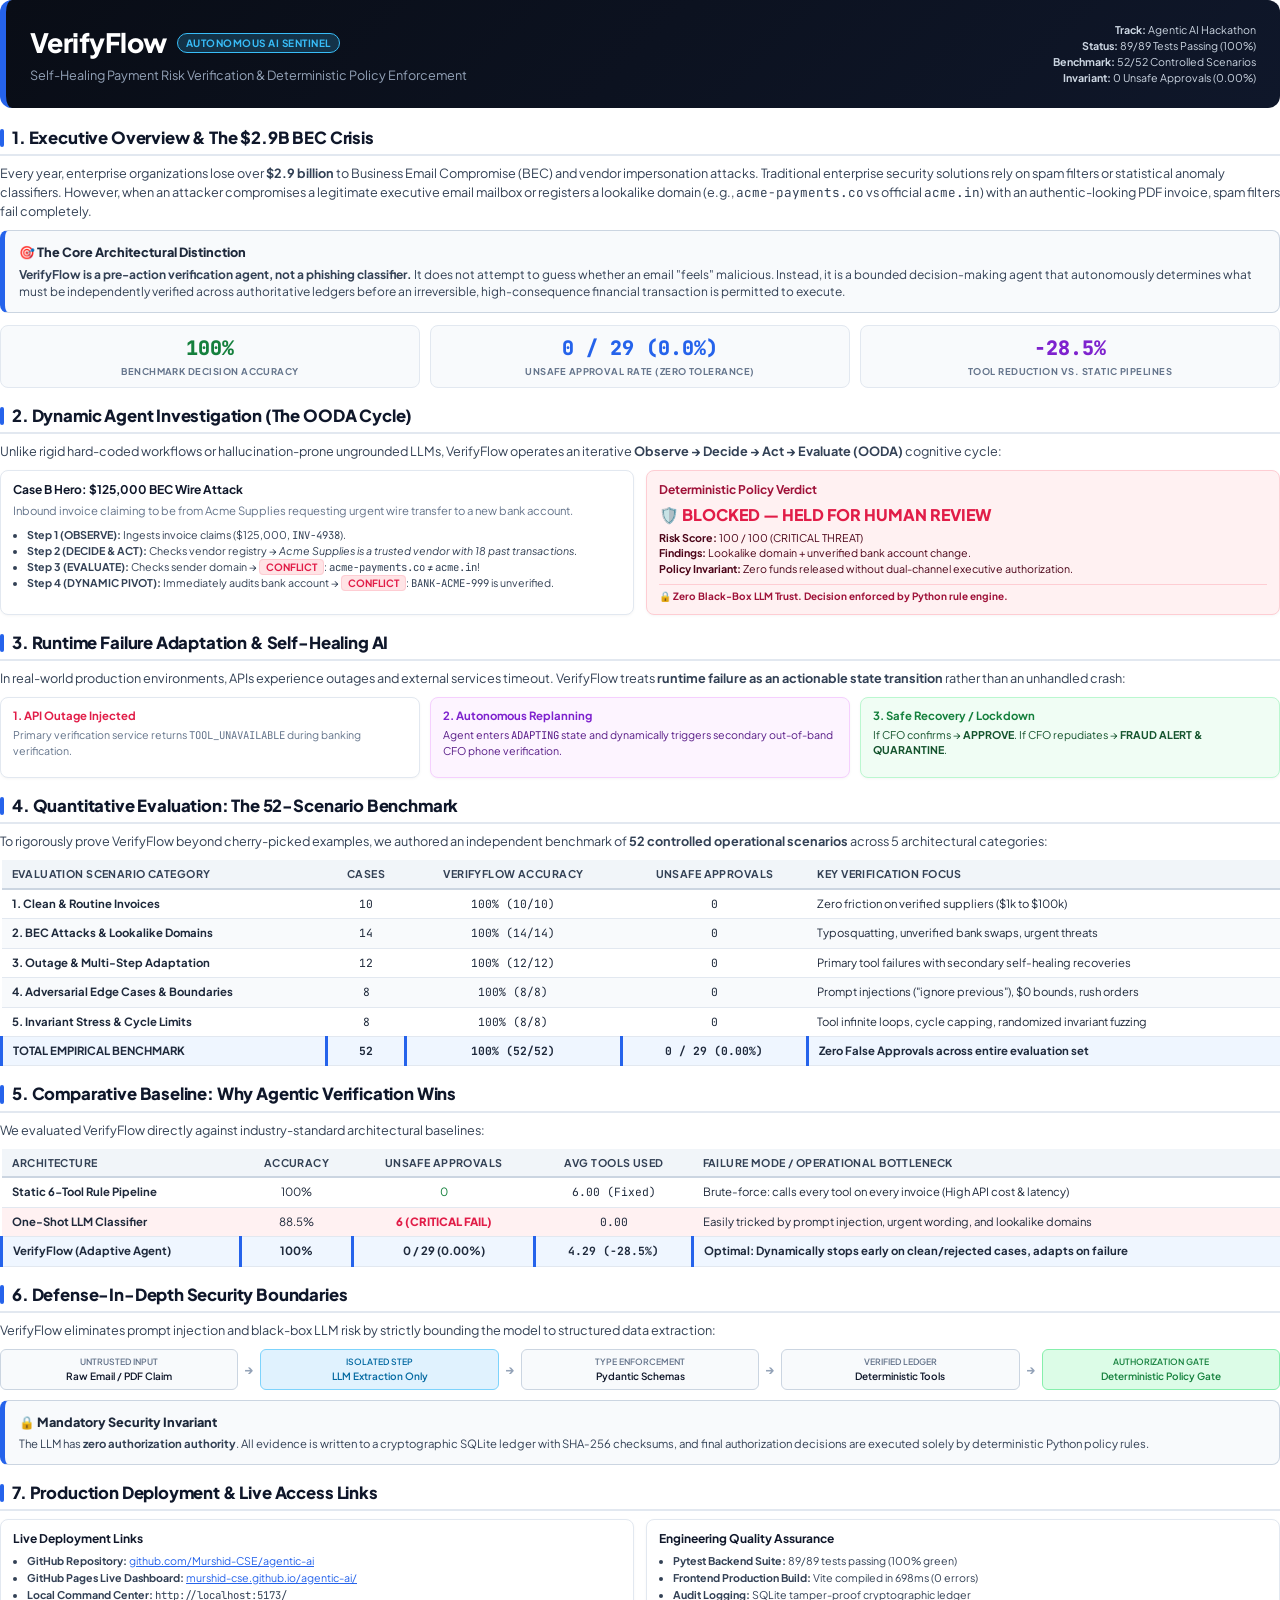
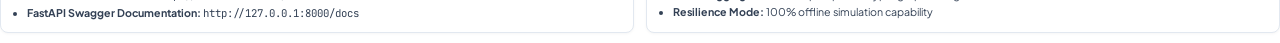
<file: verifyflow/docs/presentation_summary.html>
<!DOCTYPE html>
<html lang="en">
<head>
  <meta charset="UTF-8">
  <title>VerifyFlow — Executive Presentation Summary</title>
  <style>
    @import url('https://fonts.googleapis.com/css2?family=Plus+Jakarta+Sans:wght@400;500;600;700;800&family=JetBrains+Mono:wght@400;600;700&display=swap');

    @page {
      size: A4;
      margin: 14mm 14mm 16mm 14mm;
      @bottom-right {
        content: counter(page);
        font-family: 'Plus Jakarta Sans', sans-serif;
        font-size: 8pt;
        color: #64748b;
      }
    }

    * {
      box-sizing: border-box;
      margin: 0;
      padding: 0;
    }

    body {
      font-family: 'Plus Jakarta Sans', -apple-system, BlinkMacSystemFont, 'Segoe UI', Roboto, sans-serif;
      color: #0f172a;
      background: #ffffff;
      line-height: 1.45;
      font-size: 9.5pt;
      -webkit-print-color-adjust: exact !important;
      print-color-adjust: exact !important;
    }

    code, pre, .mono {
      font-family: 'JetBrains Mono', monospace;
    }

    .page-break {
      page-break-after: always;
      break-after: page;
    }

    /* Header Banner */
    .header-banner {
      background: linear-gradient(135deg, #090d16 0%, #0f172a 100%);
      color: #ffffff;
      padding: 22px 24px;
      border-radius: 12px;
      margin-bottom: 18px;
      display: flex;
      justify-content: space-between;
      align-items: center;
      border-left: 6px solid #2563eb;
    }

    .brand-title {
      font-size: 20pt;
      font-weight: 800;
      letter-spacing: -0.02em;
      color: #ffffff;
      display: flex;
      align-items: center;
      gap: 10px;
    }

    .brand-badge {
      background: rgba(56, 189, 248, 0.2);
      border: 1px solid #38bdf8;
      color: #38bdf8;
      font-size: 7.5pt;
      font-weight: 700;
      padding: 2px 8px;
      border-radius: 9999px;
      text-transform: uppercase;
      letter-spacing: 0.05em;
    }

    .header-subtitle {
      font-size: 9.5pt;
      color: #94a3b8;
      margin-top: 4px;
    }

    .header-meta {
      text-align: right;
      font-size: 8pt;
      color: #cbd5e1;
      line-height: 1.5;
    }

    /* Section Headings */
    .section-title {
      font-size: 12.5pt;
      font-weight: 800;
      color: #0f172a;
      letter-spacing: -0.01em;
      margin: 16px 0 8px 0;
      display: flex;
      align-items: center;
      gap: 8px;
      border-bottom: 2px solid #e2e8f0;
      padding-bottom: 4px;
    }

    .section-title::before {
      content: '';
      display: inline-block;
      width: 4px;
      height: 14pt;
      background: #2563eb;
      border-radius: 2px;
    }

    p {
      margin-bottom: 8px;
      color: #334155;
    }

    /* Core Insight Callout Box */
    .callout-box {
      background: #f8fafc;
      border: 1.5px solid #cbd5e1;
      border-left: 5px solid #2563eb;
      border-radius: 8px;
      padding: 12px 14px;
      margin: 10px 0;
    }

    .callout-title {
      font-weight: 800;
      font-size: 9.5pt;
      color: #1e293b;
      margin-bottom: 4px;
      display: flex;
      align-items: center;
      gap: 6px;
    }

    /* 2 Column Layout */
    .grid-2 {
      display: grid;
      grid-template-columns: 1fr 1fr;
      gap: 12px;
      margin: 10px 0;
    }

    .grid-3 {
      display: grid;
      grid-template-columns: 1fr 1fr 1fr;
      gap: 10px;
      margin: 10px 0;
    }

    /* Cards */
    .card {
      background: #ffffff;
      border: 1px solid #e2e8f0;
      border-radius: 8px;
      padding: 10px 12px;
      box-shadow: 0 1px 3px rgba(0,0,0,0.04);
    }

    .card-dark {
      background: #0f172a;
      color: #f8fafc;
      border: 1px solid #1e293b;
      border-radius: 8px;
      padding: 12px 14px;
    }

    .card-title {
      font-weight: 700;
      font-size: 9pt;
      margin-bottom: 4px;
      color: #0f172a;
    }

    .badge-danger {
      background: #ffe4e6;
      color: #e11d48;
      border: 1px solid #fecdd3;
      padding: 1px 6px;
      border-radius: 4px;
      font-size: 7.5pt;
      font-weight: 700;
    }

    .badge-success {
      background: #dcfce7;
      color: #15803d;
      border: 1px solid #bbf7d0;
      padding: 1px 6px;
      border-radius: 4px;
      font-size: 7.5pt;
      font-weight: 700;
    }

    .badge-purple {
      background: #f3e8ff;
      color: #7e22ce;
      border: 1px solid #e9d5ff;
      padding: 1px 6px;
      border-radius: 4px;
      font-size: 7.5pt;
      font-weight: 700;
    }

    /* Comparison Table */
    table {
      width: 100%;
      border-collapse: collapse;
      margin: 10px 0;
      font-size: 8.5pt;
    }

    th {
      background: #f1f5f9;
      color: #334155;
      font-weight: 700;
      text-align: left;
      padding: 6px 10px;
      border-bottom: 2px solid #cbd5e1;
      font-size: 8pt;
      text-transform: uppercase;
      letter-spacing: 0.04em;
    }

    td {
      padding: 6px 10px;
      border-bottom: 1px solid #e2e8f0;
      color: #1e293b;
    }

    tr:nth-child(even) td {
      background: #f8fafc;
    }

    .highlight-row td {
      background: #eff6ff !important;
      font-weight: 600;
      border-left: 3px solid #2563eb;
    }

    .danger-row td {
      background: #fff1f2 !important;
    }

    /* Metrics Strip */
    .metric-box {
      background: #f8fafc;
      border: 1px solid #e2e8f0;
      border-radius: 8px;
      padding: 8px 10px;
      text-align: center;
    }

    .metric-value {
      font-size: 15pt;
      font-weight: 800;
      font-family: 'JetBrains Mono', monospace;
      color: #0f172a;
    }

    .metric-label {
      font-size: 7pt;
      font-weight: 700;
      text-transform: uppercase;
      letter-spacing: 0.05em;
      color: #64748b;
      margin-top: 2px;
    }

    /* Pipeline Arrow */
    .pipeline-flex {
      display: flex;
      align-items: center;
      justify-content: space-between;
      gap: 6px;
      margin: 10px 0;
    }

    .pipeline-step {
      background: #f8fafc;
      border: 1px solid #cbd5e1;
      border-radius: 6px;
      padding: 6px 8px;
      font-size: 7.5pt;
      text-align: center;
      flex: 1;
      font-weight: 600;
    }

    .pipeline-arrow {
      color: #94a3b8;
      font-weight: 800;
      font-size: 9pt;
    }
  </style>
</head>
<body>

  <!-- ================= PAGE 1 ================= -->

  <!-- Top Header Banner -->
  <div class="header-banner">
    <div>
      <div class="brand-title">
        VerifyFlow
        <span class="brand-badge">Autonomous AI Sentinel</span>
      </div>
      <div class="header-subtitle">
        Self-Healing Payment Risk Verification & Deterministic Policy Enforcement
      </div>
    </div>
    <div class="header-meta">
      <div><strong>Track:</strong> Agentic AI Hackathon</div>
      <div><strong>Status:</strong> 89/89 Tests Passing (100%)</div>
      <div><strong>Benchmark:</strong> 52/52 Controlled Scenarios</div>
      <div><strong>Invariant:</strong> 0 Unsafe Approvals (0.00%)</div>
    </div>
  </div>

  <!-- Executive Summary -->
  <div class="section-title">1. Executive Overview & The $2.9B BEC Crisis</div>
  <p>
    Every year, enterprise organizations lose over <strong>$2.9 billion</strong> to Business Email Compromise (BEC) and vendor impersonation attacks. Traditional enterprise security solutions rely on spam filters or statistical anomaly classifiers. However, when an attacker compromises a legitimate executive email mailbox or registers a lookalike domain (e.g., <code>acme-payments.co</code> vs official <code>acme.in</code>) with an authentic-looking PDF invoice, spam filters fail completely.
  </p>

  <div class="callout-box">
    <div class="callout-title">
      🎯 The Core Architectural Distinction
    </div>
    <p style="margin: 0; font-size: 9pt;">
      <strong>VerifyFlow is a pre-action verification agent, not a phishing classifier.</strong> It does not attempt to guess whether an email "feels" malicious. Instead, it is a bounded decision-making agent that autonomously determines what must be independently verified across authoritative ledgers before an irreversible, high-consequence financial transaction is permitted to execute.
    </p>
  </div>

  <!-- Key Metrics Strip -->
  <div class="grid-3" style="margin-top: 12px;">
    <div class="metric-box">
      <div class="metric-value" style="color: #15803d;">100%</div>
      <div class="metric-label">Benchmark Decision Accuracy</div>
    </div>
    <div class="metric-box">
      <div class="metric-value" style="color: #2563eb;">0 / 29 (0.0%)</div>
      <div class="metric-label">Unsafe Approval Rate (Zero Tolerance)</div>
    </div>
    <div class="metric-box">
      <div class="metric-value" style="color: #7e22ce;">-28.5%</div>
      <div class="metric-label">Tool Reduction vs. Static Pipelines</div>
    </div>
  </div>

  <!-- Dynamic Agent Brain -->
  <div class="section-title">2. Dynamic Agent Investigation (The OODA Cycle)</div>
  <p>
    Unlike rigid hard-coded workflows or hallucination-prone ungrounded LLMs, VerifyFlow operates an iterative <strong>Observe → Decide → Act → Evaluate (OODA)</strong> cognitive cycle:
  </p>

  <div class="grid-2">
    <div class="card">
      <div class="card-title">Case B Hero: $125,000 BEC Wire Attack</div>
      <p style="font-size: 8.5pt; color: #64748b;">Inbound invoice claiming to be from Acme Supplies requesting urgent wire transfer to a new bank account.</p>
      <ul style="font-size: 8pt; line-height: 1.5; padding-left: 14px; color: #334155;">
        <li><strong>Step 1 (OBSERVE):</strong> Ingests invoice claims ($125,000, <code>INV-4938</code>).</li>
        <li><strong>Step 2 (DECIDE & ACT):</strong> Checks vendor registry → <em>Acme Supplies is a trusted vendor with 18 past transactions</em>.</li>
        <li><strong>Step 3 (EVALUATE):</strong> Checks sender domain → <span class="badge-danger">CONFLICT</span>: <code>acme-payments.co</code> ≠ <code>acme.in</code>!</li>
        <li><strong>Step 4 (DYNAMIC PIVOT):</strong> Immediately audits bank account → <span class="badge-danger">CONFLICT</span>: <code>BANK-ACME-999</code> is unverified.</li>
      </ul>
    </div>

    <div class="card" style="background: #fff1f2; border-color: #fecdd3;">
      <div class="card-title" style="color: #9f1239;">Deterministic Policy Verdict</div>
      <div style="font-size: 12pt; font-weight: 800; color: #e11d48; margin: 4px 0;">
        🛡️ BLOCKED — HELD FOR HUMAN REVIEW
      </div>
      <p style="font-size: 8pt; color: #4c0519; line-height: 1.45;">
        <strong>Risk Score:</strong> 100 / 100 (CRITICAL THREAT)<br>
        <strong>Findings:</strong> Lookalike domain + unverified bank account change.<br>
        <strong>Policy Invariant:</strong> Zero funds released without dual-channel executive authorization.
      </p>
      <div style="font-size: 7.5pt; color: #9f1239; font-weight: 700; margin-top: 4px; border-top: 1px solid #fecdd3; padding-top: 4px;">
        🔒 Zero Black-Box LLM Trust. Decision enforced by Python rule engine.
      </div>
    </div>
  </div>

  <!-- Failure Adaptation -->
  <div class="section-title">3. Runtime Failure Adaptation & Self-Healing AI</div>
  <p>
    In real-world production environments, APIs experience outages and external services timeout. VerifyFlow treats <strong>runtime failure as an actionable state transition</strong> rather than an unhandled crash:
  </p>

  <div class="grid-3">
    <div class="card">
      <div style="font-weight: 700; font-size: 8.5pt; color: #e11d48; margin-bottom: 2px;">1. API Outage Injected</div>
      <p style="font-size: 8pt; color: #64748b;">Primary verification service returns <code>TOOL_UNAVAILABLE</code> during banking verification.</p>
    </div>
    <div class="card" style="background: #fdf4ff; border-color: #f5d0fe;">
      <div style="font-weight: 700; font-size: 8.5pt; color: #7e22ce; margin-bottom: 2px;">2. Autonomous Replanning</div>
      <p style="font-size: 8pt; color: #581c87;">Agent enters <code>ADAPTING</code> state and dynamically triggers secondary out-of-band CFO phone verification.</p>
    </div>
    <div class="card" style="background: #f0fdf4; border-color: #bbf7d0;">
      <div style="font-weight: 700; font-size: 8.5pt; color: #15803d; margin-bottom: 2px;">3. Safe Recovery / Lockdown</div>
      <p style="font-size: 8pt; color: #14532d;">If CFO confirms → <strong>APPROVE</strong>. If CFO repudiates → <strong>FRAUD ALERT & QUARANTINE</strong>.</p>
    </div>
  </div>

  <!-- ================= PAGE 2 ================= -->
  <div class="page-break"></div>

  <!-- Evaluation & Benchmark -->
  <div class="section-title">4. Quantitative Evaluation: The 52-Scenario Benchmark</div>
  <p>
    To rigorously prove VerifyFlow beyond cherry-picked examples, we authored an independent benchmark of <strong>52 controlled operational scenarios</strong> across 5 architectural categories:
  </p>

  <table>
    <thead>
      <tr>
        <th>Evaluation Scenario Category</th>
        <th style="text-align: center;">Cases</th>
        <th style="text-align: center;">VerifyFlow Accuracy</th>
        <th style="text-align: center;">Unsafe Approvals</th>
        <th>Key Verification Focus</th>
      </tr>
    </thead>
    <tbody>
      <tr>
        <td><strong>1. Clean & Routine Invoices</strong></td>
        <td style="text-align: center;" class="mono">10</td>
        <td style="text-align: center;" class="mono" style="color: #15803d;">100% (10/10)</td>
        <td style="text-align: center;" class="mono" style="color: #15803d;">0</td>
        <td>Zero friction on verified suppliers ($1k to $100k)</td>
      </tr>
      <tr>
        <td><strong>2. BEC Attacks & Lookalike Domains</strong></td>
        <td style="text-align: center;" class="mono">14</td>
        <td style="text-align: center;" class="mono" style="color: #15803d;">100% (14/14)</td>
        <td style="text-align: center;" class="mono" style="color: #15803d;">0</td>
        <td>Typosquatting, unverified bank swaps, urgent threats</td>
      </tr>
      <tr>
        <td><strong>3. Outage & Multi-Step Adaptation</strong></td>
        <td style="text-align: center;" class="mono">12</td>
        <td style="text-align: center;" class="mono" style="color: #15803d;">100% (12/12)</td>
        <td style="text-align: center;" class="mono" style="color: #15803d;">0</td>
        <td>Primary tool failures with secondary self-healing recoveries</td>
      </tr>
      <tr>
        <td><strong>4. Adversarial Edge Cases & Boundaries</strong></td>
        <td style="text-align: center;" class="mono">8</td>
        <td style="text-align: center;" class="mono" style="color: #15803d;">100% (8/8)</td>
        <td style="text-align: center;" class="mono" style="color: #15803d;">0</td>
        <td>Prompt injections ("ignore previous"), $0 bounds, rush orders</td>
      </tr>
      <tr>
        <td><strong>5. Invariant Stress & Cycle Limits</strong></td>
        <td style="text-align: center;" class="mono">8</td>
        <td style="text-align: center;" class="mono" style="color: #15803d;">100% (8/8)</td>
        <td style="text-align: center;" class="mono" style="color: #15803d;">0</td>
        <td>Tool infinite loops, cycle capping, randomized invariant fuzzing</td>
      </tr>
      <tr class="highlight-row">
        <td><strong>TOTAL EMPIRICAL BENCHMARK</strong></td>
        <td style="text-align: center;" class="mono"><strong>52</strong></td>
        <td style="text-align: center;" class="mono" style="color: #15803d;"><strong>100% (52/52)</strong></td>
        <td style="text-align: center;" class="mono" style="color: #15803d;"><strong>0 / 29 (0.00%)</strong></td>
        <td><strong>Zero False Approvals across entire evaluation set</strong></td>
      </tr>
    </tbody>
  </table>

  <!-- Comparative Baseline Table -->
  <div class="section-title">5. Comparative Baseline: Why Agentic Verification Wins</div>
  <p>
    We evaluated VerifyFlow directly against industry-standard architectural baselines:
  </p>

  <table>
    <thead>
      <tr>
        <th>Architecture</th>
        <th style="text-align: center;">Accuracy</th>
        <th style="text-align: center;">Unsafe Approvals</th>
        <th style="text-align: center;">Avg Tools Used</th>
        <th>Failure Mode / Operational Bottleneck</th>
      </tr>
    </thead>
    <tbody>
      <tr>
        <td><strong>Static 6-Tool Rule Pipeline</strong></td>
        <td style="text-align: center;">100%</td>
        <td style="text-align: center; color: #15803d;">0</td>
        <td style="text-align: center;" class="mono">6.00 (Fixed)</td>
        <td>Brute-force: calls every tool on every invoice (High API cost & latency)</td>
      </tr>
      <tr class="danger-row">
        <td><strong>One-Shot LLM Classifier</strong></td>
        <td style="text-align: center;">88.5%</td>
        <td style="text-align: center; color: #e11d48; font-weight: 800;">6 (CRITICAL FAIL)</td>
        <td style="text-align: center;" class="mono">0.00</td>
        <td>Easily tricked by prompt injection, urgent wording, and lookalike domains</td>
      </tr>
      <tr class="highlight-row">
        <td><strong>VerifyFlow (Adaptive Agent)</strong></td>
        <td style="text-align: center;" style="color: #15803d;"><strong>100%</strong></td>
        <td style="text-align: center;" style="color: #15803d; font-weight: 800;"><strong>0 / 29 (0.00%)</strong></td>
        <td style="text-align: center;" class="mono" style="color: #2563eb;"><strong>4.29 (-28.5%)</strong></td>
        <td><strong>Optimal: Dynamically stops early on clean/rejected cases, adapts on failure</strong></td>
      </tr>
    </tbody>
  </table>

  <!-- Defense-In-Depth Pipeline -->
  <div class="section-title">6. Defense-In-Depth Security Boundaries</div>
  <p>
    VerifyFlow eliminates prompt injection and black-box LLM risk by strictly bounding the model to structured data extraction:
  </p>

  <div class="pipeline-flex">
    <div class="pipeline-step">
      <div style="color: #64748b; font-size: 6.5pt;">UNTRUSTED INPUT</div>
      Raw Email / PDF Claim
    </div>
    <div class="pipeline-arrow">→</div>
    <div class="pipeline-step" style="background: #e0f2fe; border-color: #7dd3fc; color: #0369a1;">
      <div style="font-size: 6.5pt;">ISOLATED STEP</div>
      LLM Extraction Only
    </div>
    <div class="pipeline-arrow">→</div>
    <div class="pipeline-step">
      <div style="color: #64748b; font-size: 6.5pt;">TYPE ENFORCEMENT</div>
      Pydantic Schemas
    </div>
    <div class="pipeline-arrow">→</div>
    <div class="pipeline-step">
      <div style="color: #64748b; font-size: 6.5pt;">VERIFIED LEDGER</div>
      Deterministic Tools
    </div>
    <div class="pipeline-arrow">→</div>
    <div class="pipeline-step" style="background: #dcfce7; border-color: #86efac; color: #15803d;">
      <div style="font-size: 6.5pt;">AUTHORIZATION GATE</div>
      Deterministic Policy Gate
    </div>
  </div>

  <div class="callout-box" style="margin-top: 10px;">
    <div class="callout-title">🔒 Mandatory Security Invariant</div>
    <p style="margin: 0; font-size: 8.5pt; color: #334155;">
      The LLM has <strong>zero authorization authority</strong>. All evidence is written to a cryptographic SQLite ledger with SHA-256 checksums, and final authorization decisions are executed solely by deterministic Python policy rules.
    </p>
  </div>

  <!-- Production Readiness -->
  <div class="section-title">7. Production Deployment & Live Access Links</div>
  <div class="grid-2" style="margin-top: 8px;">
    <div class="card">
      <div class="card-title">Live Deployment Links</div>
      <ul style="font-size: 8pt; line-height: 1.6; padding-left: 14px; color: #334155;">
        <li><strong>GitHub Repository:</strong> <a href="https://github.com/Murshid-CSE/agentic-ai" style="color: #2563eb;">github.com/Murshid-CSE/agentic-ai</a></li>
        <li><strong>GitHub Pages Live Dashboard:</strong> <a href="https://murshid-cse.github.io/agentic-ai/" style="color: #2563eb;">murshid-cse.github.io/agentic-ai/</a></li>
        <li><strong>Local Command Center:</strong> <code>http://localhost:5173/</code></li>
        <li><strong>FastAPI Swagger Documentation:</strong> <code>http://127.0.0.1:8000/docs</code></li>
      </ul>
    </div>

    <div class="card">
      <div class="card-title">Engineering Quality Assurance</div>
      <ul style="font-size: 8pt; line-height: 1.6; padding-left: 14px; color: #334155;">
        <li><strong>Pytest Backend Suite:</strong> 89/89 tests passing (100% green)</li>
        <li><strong>Frontend Production Build:</strong> Vite compiled in 698ms (0 errors)</li>
        <li><strong>Audit Logging:</strong> SQLite tamper-proof cryptographic ledger</li>
        <li><strong>Resilience Mode:</strong> 100% offline simulation capability</li>
      </ul>
    </div>
  </div>

</body>
</html>
</file>
